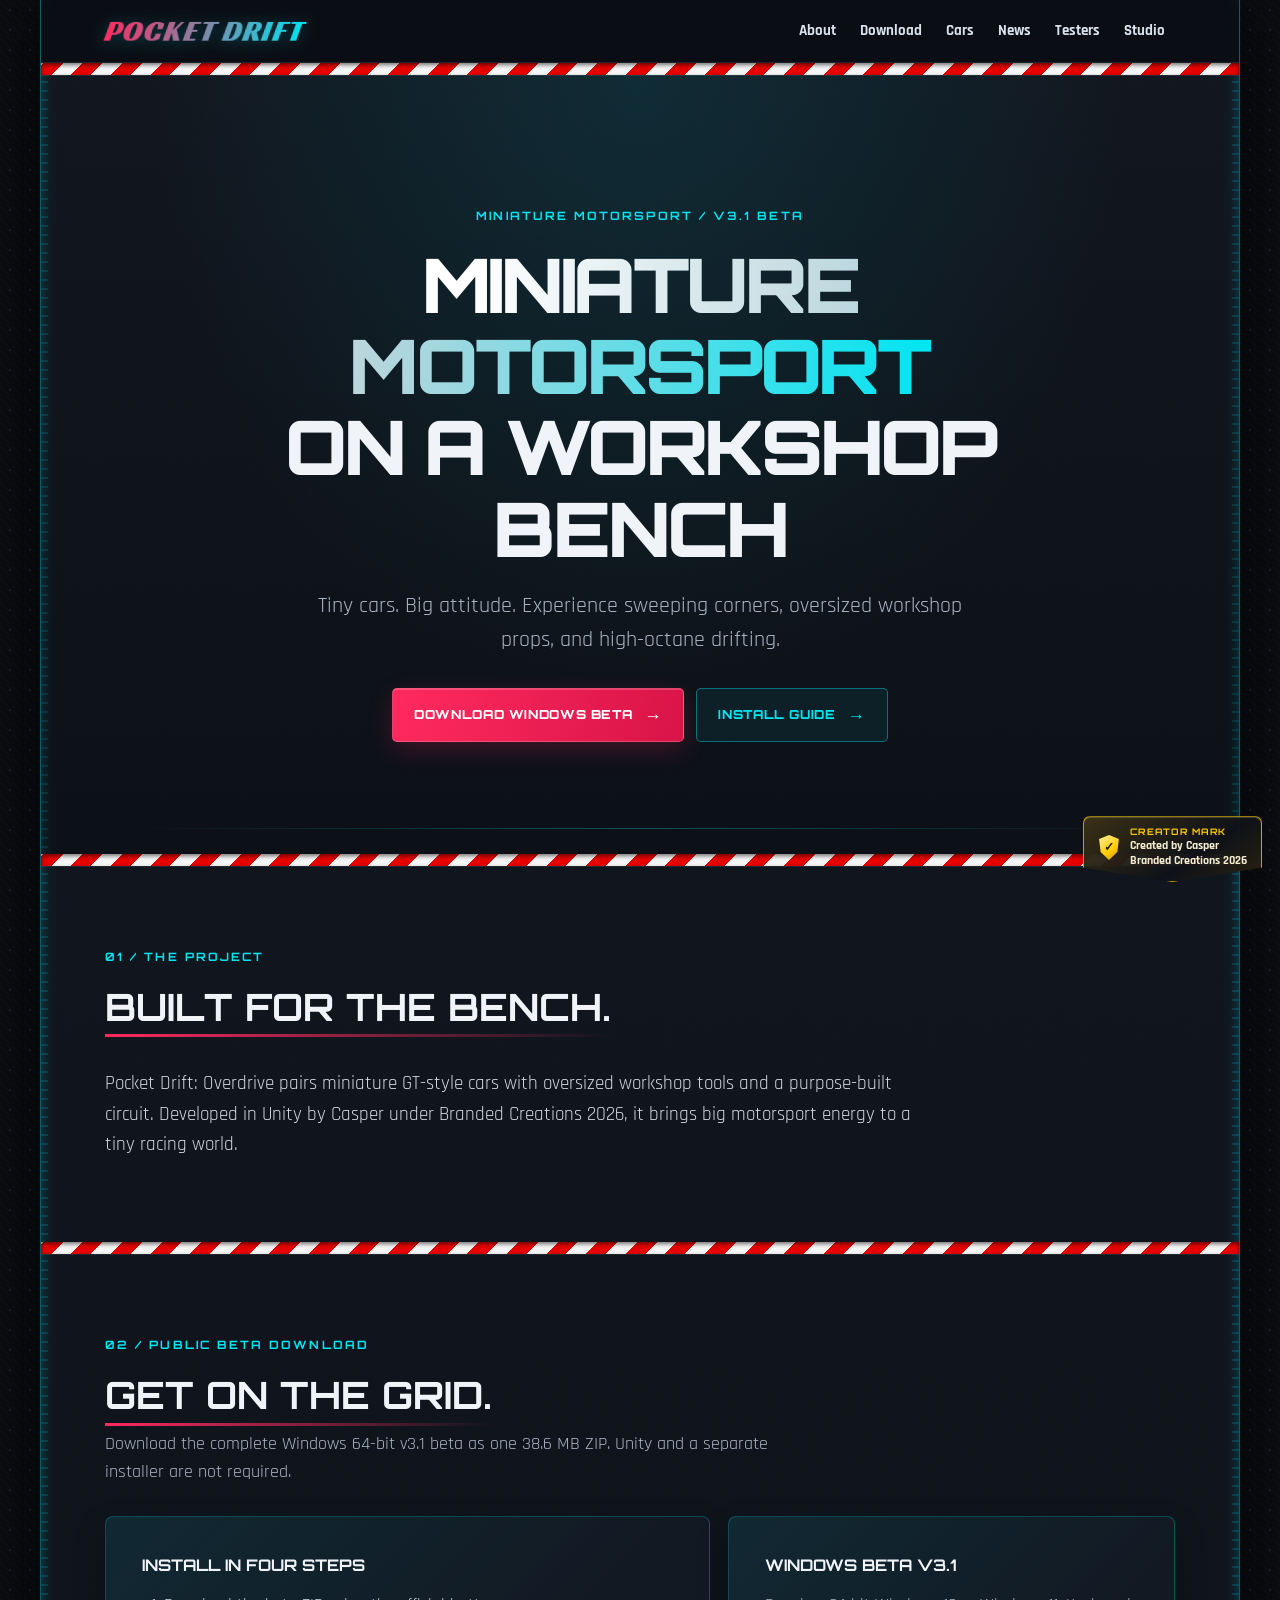
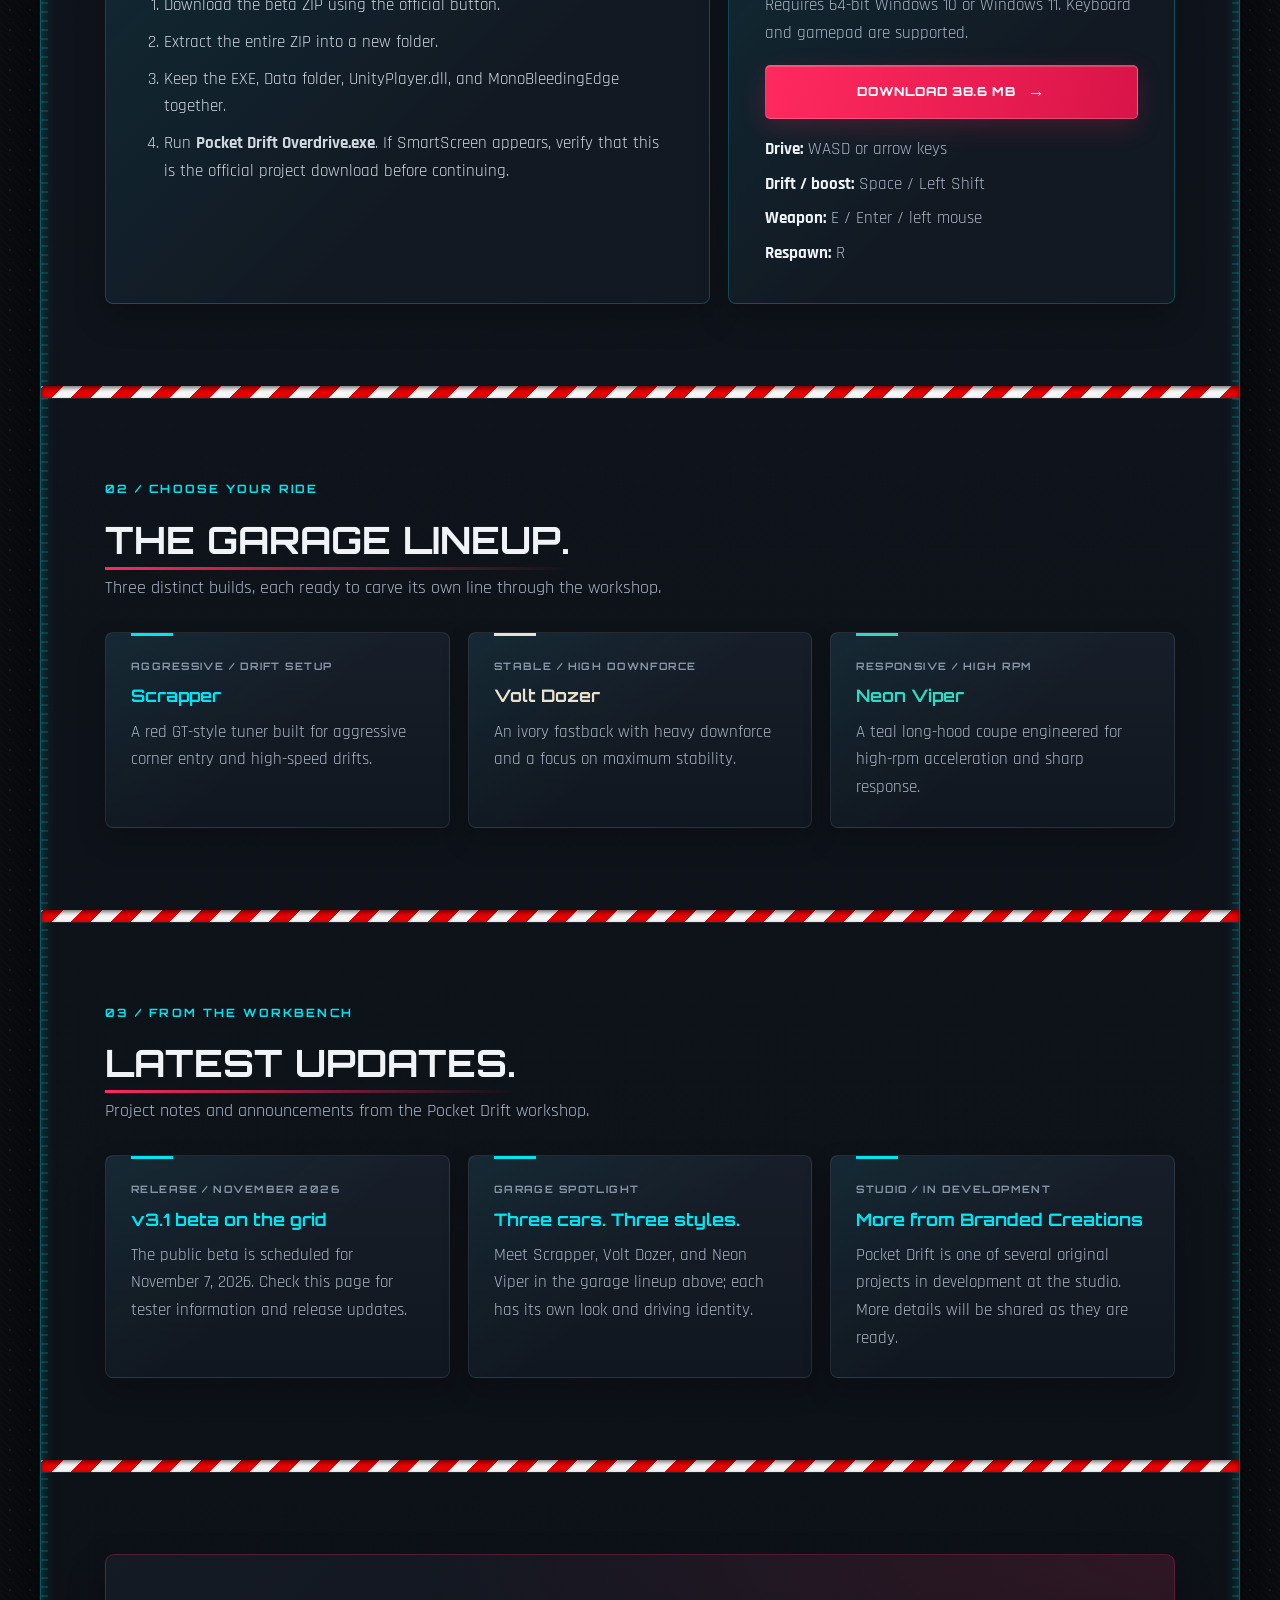
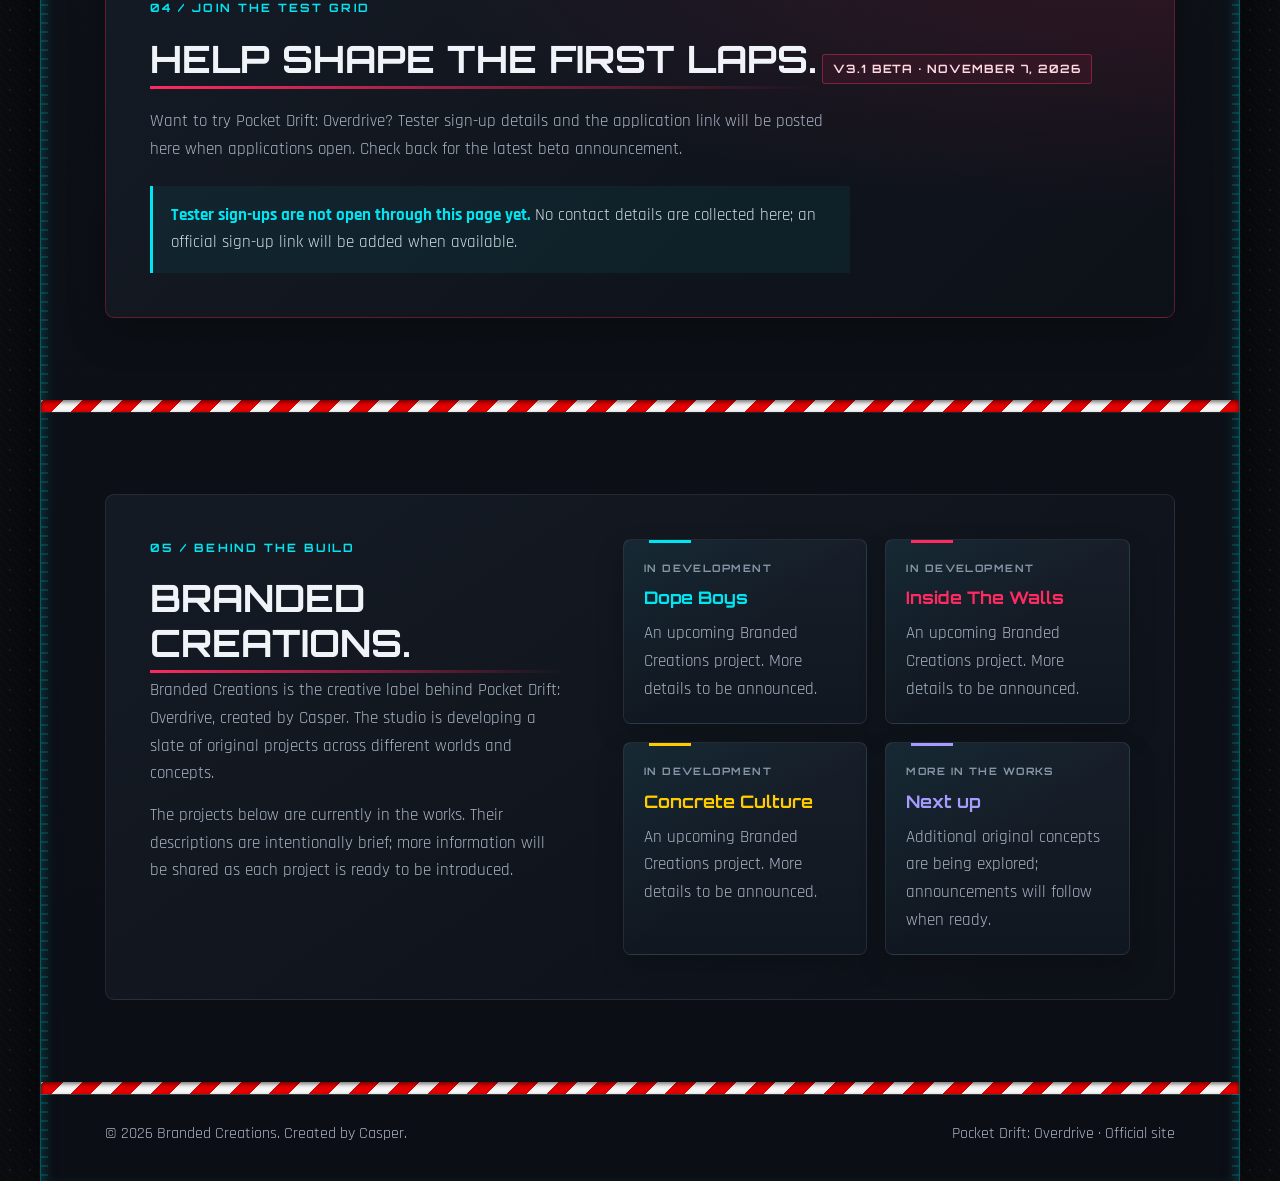
<file: index.html>
<!doctype html>
<html lang="en">
<head>
  <meta charset="utf-8">
  <meta name="viewport" content="width=device-width, initial-scale=1">
  <meta name="theme-color" content="#0a0c10">
  <meta name="description" content="Pocket Drift: Overdrive — miniature motorsport, a workshop-built garage, and the latest from Branded Creations.">
  <title>Pocket Drift: Overdrive | Official Site</title>
  <link rel="preconnect" href="https://fonts.googleapis.com">
  <link rel="preconnect" href="https://fonts.gstatic.com" crossorigin>
  <link href="https://fonts.googleapis.com/css2?family=Orbitron:wght@600;700;800;900&family=Rajdhani:wght@500;600;700&family=Racing+Sans+One&display=swap" rel="stylesheet">
  <style>
    :root {
      color-scheme: dark;
      --primary-red: #ff2a5f;
      --red-deep: #d91448;
      --accent-cyan: #00e5f2;
      --badge-gold: #ffcc00;
      --bg-dark: #0a0c10;
      --card-bg: #151b25;
      --text-main: #f0f4f8;
      --text-muted: #aab5c5;
      --page-gutter: clamp(20px, 5vw, 64px);
    }

    *, *::before, *::after { box-sizing: border-box; }
    html { scroll-behavior: smooth; }
    body {
      min-width: 320px;
      min-height: 100vh;
      margin: 0;
      color: var(--text-main);
      background-color: var(--bg-dark);
      background-image:
        radial-gradient(circle at 50% 0%, rgba(0,229,242,0.08), transparent 34rem),
        radial-gradient(#1a1f2c 1px, transparent 1px),
        repeating-linear-gradient(45deg, rgba(255,255,255,0.012) 0 2px, transparent 2px 6px);
      background-size: auto, 20px 20px, 12px 12px;
      font-family: 'Rajdhani', sans-serif;
      font-size: 1.08rem;
      line-height: 1.6;
    }
    a { color: inherit; }
    a:focus-visible { outline: 2px solid var(--accent-cyan); outline-offset: 4px; }

    .site-container {
      position: relative;
      isolation: isolate;
      width: min(1200px, 100%);
      min-height: 100vh;
      margin: 0 auto;
      overflow: clip;
      background: linear-gradient(180deg, rgba(18,24,33,0.98), rgba(11,14,20,0.99));
      border-inline: 1px solid rgba(0,229,242,0.34);
      box-shadow: 0 0 0 1px rgba(255,255,255,0.025), 0 0 54px rgba(0,0,0,0.78), inset 12px 0 22px -22px rgba(0,229,242,0.8), inset -12px 0 22px -22px rgba(0,229,242,0.8);
    }
    .site-container::before, .site-container::after {
      position: absolute;
      z-index: -1;
      top: 0;
      bottom: 0;
      width: 7px;
      content: '';
      pointer-events: none;
      opacity: 0.5;
      background: repeating-linear-gradient(180deg, rgba(0,229,242,0.3) 0 2px, transparent 2px 9px);
    }
    .site-container::before { left: 0; }
    .site-container::after { right: 0; }

    .racing-divider-curb {
      width: 100%;
      height: 12px;
      background: repeating-linear-gradient(-45deg, #e60000 0 14px, #f7f7f7 14px 28px);
      box-shadow: inset 0 2px 4px rgba(0,0,0,0.55), 0 1px 0 rgba(255,255,255,0.08);
    }
    .site-header {
      position: sticky;
      z-index: 20;
      top: 0;
      display: flex;
      align-items: center;
      justify-content: space-between;
      gap: 24px;
      padding: 14px var(--page-gutter);
      border-bottom: 1px solid rgba(255,255,255,0.09);
      background: rgba(10,13,19,0.9);
      backdrop-filter: blur(14px);
      -webkit-backdrop-filter: blur(14px);
    }
    .header-logo {
      flex: 0 0 auto;
      color: var(--text-main);
      font-family: 'Racing Sans One', sans-serif;
      font-size: clamp(1.25rem, 3vw, 1.8rem);
      line-height: 1;
      letter-spacing: 0.04em;
      text-decoration: none;
      text-transform: uppercase;
      transform: skewX(-9deg);
      background: linear-gradient(100deg, var(--primary-red), var(--accent-cyan));
      -webkit-background-clip: text;
      background-clip: text;
      -webkit-text-fill-color: transparent;
      filter: drop-shadow(0 2px 8px rgba(0,229,242,0.25));
    }
    nav { display: flex; flex-wrap: wrap; justify-content: flex-end; gap: 4px; }
    nav a {
      padding: 8px 10px;
      border-radius: 4px;
      color: #d9e1eb;
      font-size: 0.96rem;
      font-weight: 700;
      line-height: 1.2;
      text-decoration: none;
      transition: color 160ms ease, background-color 160ms ease;
    }
    nav a:hover, nav a:focus-visible { color: var(--accent-cyan); background: rgba(0,229,242,0.08); }

    .hero {
      position: relative;
      padding: clamp(76px, 12vw, 132px) var(--page-gutter) clamp(72px, 10vw, 112px);
      overflow: hidden;
      text-align: center;
      background: radial-gradient(ellipse at 50% 0%, rgba(0,229,242,0.1), transparent 58%), linear-gradient(180deg, rgba(0,0,0,0.02), rgba(0,0,0,0.24));
    }
    .hero::after {
      position: absolute;
      right: 8%;
      bottom: 25px;
      left: 8%;
      height: 1px;
      content: '';
      background: linear-gradient(90deg, transparent, rgba(0,229,242,0.32), transparent);
    }
    .eyebrow {
      margin: 0 0 18px;
      color: var(--accent-cyan);
      font-family: 'Orbitron', sans-serif;
      font-size: 0.72rem;
      font-weight: 700;
      letter-spacing: 0.18em;
      text-transform: uppercase;
    }
    .hero h1 {
      max-width: 1000px;
      margin: 0 auto 20px;
      font-family: 'Orbitron', sans-serif;
      font-size: clamp(2.2rem, 6.2vw, 4.7rem);
      font-weight: 900;
      line-height: 1.08;
      letter-spacing: -0.045em;
      text-wrap: balance;
      text-transform: uppercase;
    }
    .hero h1 span {
      color: transparent;
      background: linear-gradient(90deg, #fff 5%, #b8d5dc 45%, var(--accent-cyan));
      -webkit-background-clip: text;
      background-clip: text;
    }
    .hero-copy {
      max-width: 660px;
      margin: 0 auto 30px;
      color: var(--text-muted);
      font-size: clamp(1.15rem, 2.4vw, 1.35rem);
      text-wrap: pretty;
    }
    .cta-button {
      display: inline-flex;
      min-height: 50px;
      align-items: center;
      justify-content: center;
      gap: 12px;
      padding: 12px 21px;
      border: 1px solid rgba(255,255,255,0.2);
      border-radius: 5px;
      color: #fff;
      background: linear-gradient(105deg, var(--primary-red), var(--red-deep));
      box-shadow: 0 8px 26px rgba(255,42,95,0.2), inset 0 1px 0 rgba(255,255,255,0.18);
      font-family: 'Orbitron', sans-serif;
      font-size: 0.78rem;
      font-weight: 800;
      letter-spacing: 0.05em;
      text-decoration: none;
      text-transform: uppercase;
      transition: transform 180ms ease, box-shadow 180ms ease, filter 180ms ease;
    }
    .cta-button::after { content: '→'; font-size: 1.1rem; }
    .cta-button:hover { transform: translateY(-2px); filter: brightness(1.08); box-shadow: 0 12px 30px rgba(255,42,95,0.32); }
    .hero-actions { display: flex; flex-wrap: wrap; justify-content: center; gap: 12px; }
    .cta-button.secondary { color: var(--accent-cyan); background: rgba(0,229,242,0.07); border-color: rgba(0,229,242,0.42); box-shadow: none; }
    .cta-button.secondary:hover { box-shadow: 0 12px 30px rgba(0,229,242,0.13); }

    .content-section { padding: clamp(52px, 8vw, 82px) var(--page-gutter); scroll-margin-top: 85px; }
    .section-heading { margin-bottom: 28px; }
    .section-title {
      position: relative;
      display: inline-block;
      margin: 0 0 12px;
      font-family: 'Orbitron', sans-serif;
      font-size: clamp(1.55rem, 3.8vw, 2.35rem);
      line-height: 1.2;
      text-transform: uppercase;
    }
    .section-title::after {
      position: absolute;
      right: 0;
      bottom: -8px;
      left: 0;
      height: 3px;
      content: '';
      background: linear-gradient(90deg, var(--primary-red), transparent);
    }
    .section-intro { max-width: 700px; margin: 0; color: var(--text-muted); font-size: 1.1rem; }
    .project-copy { max-width: 830px; margin: 0; color: #d0d8e2; font-size: 1.18rem; }
    .download-grid { display: grid; grid-template-columns: 1.15fr 0.85fr; gap: 18px; margin-top: 30px; }
    .download-card { padding: clamp(24px, 4vw, 36px); border: 1px solid rgba(0,229,242,0.24); border-radius: 8px; background: linear-gradient(135deg, rgba(0,229,242,0.08), transparent 58%), #121923; box-shadow: 0 14px 32px rgba(0,0,0,0.24); }
    .download-card h3 { margin: 0 0 14px; font-family: 'Orbitron', sans-serif; font-size: 1rem; text-transform: uppercase; }
    .install-steps { margin: 0; padding-left: 22px; color: #d0d8e2; }
    .install-steps li + li { margin-top: 9px; }
    .download-meta { display: grid; align-content: start; gap: 17px; }
    .download-meta p { margin: 0; color: var(--text-muted); }
    .control-list { display: grid; gap: 7px; margin: 0; padding: 0; color: var(--text-muted); list-style: none; }
    .control-list strong { color: var(--text-main); }

    .garage-grid, .news-grid, .project-grid {
      display: grid;
      grid-template-columns: repeat(3, minmax(0, 1fr));
      gap: 18px;
      margin-top: 30px;
    }
    .car-card, .news-card, .project-card {
      position: relative;
      min-width: 0;
      padding: 25px;
      overflow: hidden;
      border: 1px solid rgba(255,255,255,0.085);
      border-radius: 8px;
      background: linear-gradient(140deg, rgba(0,229,242,0.055), transparent 52%), linear-gradient(180deg, #171e29, #111720);
      box-shadow: 0 12px 28px rgba(0,0,0,0.18);
      transition: transform 180ms ease, border-color 180ms ease, box-shadow 180ms ease;
    }
    .car-card::before, .news-card::before, .project-card::before {
      position: absolute;
      top: 0;
      left: 25px;
      width: 42px;
      height: 3px;
      content: '';
      background: var(--card-accent, var(--accent-cyan));
    }
    .car-card:hover, .news-card:hover, .project-card:hover {
      transform: translateY(-3px);
      border-color: rgba(0,229,242,0.4);
      box-shadow: 0 17px 32px rgba(0,0,0,0.28);
    }
    .car-card { min-height: 190px; }
    .car-card:nth-child(2) { --card-accent: #e9e3ce; }
    .car-card:nth-child(3) { --card-accent: #31d9c2; }
    .car-card h3, .news-card h3, .project-card h3 {
      margin: 0 0 10px;
      color: var(--card-accent, var(--accent-cyan));
      font-family: 'Orbitron', sans-serif;
      font-size: 1.08rem;
      line-height: 1.4;
    }
    .car-card p, .news-card p, .project-card p { margin: 0; color: var(--text-muted); }
    .card-label {
      display: block;
      margin-bottom: 10px;
      color: #8795a7;
      font-family: 'Orbitron', sans-serif;
      font-size: 0.64rem;
      font-weight: 700;
      letter-spacing: 0.14em;
      text-transform: uppercase;
    }
    .project-card { min-height: 160px; }
    .project-card:nth-child(2) { --card-accent: var(--primary-red); }
    .project-card:nth-child(3) { --card-accent: var(--badge-gold); }
    .project-card:nth-child(4) { --card-accent: #a69cff; }

    .beta-panel {
      padding: clamp(26px, 5vw, 44px);
      border: 1px solid rgba(255,42,95,0.3);
      border-radius: 9px;
      background: radial-gradient(ellipse at 100% 0%, rgba(255,42,95,0.14), transparent 50%), linear-gradient(135deg, rgba(21,27,37,0.98), rgba(13,17,24,0.98));
      box-shadow: 0 16px 38px rgba(0,0,0,0.24);
    }
    .beta-panel .section-title::after { background: linear-gradient(90deg, var(--primary-red), transparent); }
    .beta-panel-copy { max-width: 680px; margin: 6px 0 22px; color: var(--text-muted); }
    .beta-date {
      display: inline-block;
      margin: 0 0 18px;
      padding: 5px 10px;
      border: 1px solid rgba(255,42,95,0.42);
      border-radius: 3px;
      color: #ffd8e2;
      background: rgba(255,42,95,0.08);
      font-family: 'Orbitron', sans-serif;
      font-size: 0.72rem;
      font-weight: 700;
      letter-spacing: 0.08em;
      text-transform: uppercase;
    }
    .signup-note {
      max-width: 700px;
      margin: 0;
      padding: 16px 18px;
      border-left: 3px solid var(--accent-cyan);
      color: #d4dde7;
      background: rgba(0,229,242,0.055);
    }
    .signup-note strong { color: var(--accent-cyan); }

    .company-panel {
      display: grid;
      grid-template-columns: minmax(0, 0.9fr) minmax(0, 1.1fr);
      gap: clamp(26px, 5vw, 58px);
      align-items: start;
      padding: clamp(26px, 5vw, 44px);
      border: 1px solid rgba(255,255,255,0.09);
      border-radius: 9px;
      background: linear-gradient(145deg, rgba(21,27,37,0.98), rgba(13,17,24,0.98));
    }
    .company-copy { margin: 0; color: var(--text-muted); }
    .company-copy + .company-copy { margin-top: 14px; }
    .project-grid { grid-template-columns: repeat(2, minmax(0, 1fr)); margin-top: 0; }
    .project-grid .project-card { padding: 20px; }

    footer {
      display: flex;
      align-items: center;
      justify-content: space-between;
      flex-wrap: wrap;
      gap: 16px;
      padding: 26px var(--page-gutter) 34px;
      border-top: 1px solid rgba(255,255,255,0.1);
      color: var(--text-muted);
      font-size: 0.98rem;
    }
    footer p { margin: 0; }
    .creator-badge-fixed {
      position: fixed;
      z-index: 30;
      right: max(18px, env(safe-area-inset-right));
      bottom: max(18px, env(safe-area-inset-bottom));
      display: flex;
      align-items: center;
      gap: 10px;
      max-width: min(340px, calc(100vw - 32px));
      padding: 9px 14px 12px;
      border: 1px solid rgba(255,204,0,0.75);
      border-radius: 7px 7px 12px 12px;
      color: #f4edcf;
      background: linear-gradient(145deg, rgba(61,50,21,0.97), rgba(15,18,24,0.97) 62%, rgba(43,35,16,0.97));
      box-shadow: 0 5px 20px rgba(0,0,0,0.42), 0 0 18px rgba(255,204,0,0.12), inset 0 1px 0 rgba(255,255,220,0.18);
      clip-path: polygon(0 0, 100% 0, 100% 78%, 50% 100%, 0 78%);
      font-size: 0.74rem;
      font-weight: 700;
      line-height: 1.25;
    }
    .creator-badge-icon {
      display: grid;
      flex: 0 0 22px;
      width: 22px;
      height: 25px;
      place-items: center;
      color: #211a08;
      background: linear-gradient(145deg, #fff1a3, var(--badge-gold) 60%, #c99400);
      clip-path: polygon(50% 0, 95% 16%, 88% 68%, 50% 100%, 12% 68%, 5% 16%);
      font-size: 0.78rem;
      font-weight: 900;
    }
    .creator-badge-copy { display: grid; gap: 2px; }
    .creator-badge-label { color: var(--badge-gold); font-family: 'Orbitron', sans-serif; font-size: 0.56rem; letter-spacing: 0.14em; text-transform: uppercase; }

    @media (max-width: 820px) {
      .garage-grid, .news-grid { grid-template-columns: repeat(2, minmax(0, 1fr)); }
      .download-grid { grid-template-columns: 1fr; }
      .company-panel { grid-template-columns: 1fr; }
    }
    @media (max-width: 560px) {
      :root { --page-gutter: 22px; }
      .site-header { align-items: flex-start; flex-direction: column; gap: 12px; padding-block: 13px; }
      nav { justify-content: flex-start; width: 100%; gap: 2px; }
      nav a { padding: 7px 8px; font-size: 0.87rem; }
      .hero { padding-top: 72px; }
      .garage-grid, .news-grid, .project-grid { grid-template-columns: 1fr; }
      .car-card { min-height: auto; }
      .creator-badge-fixed { right: 10px; bottom: 10px; font-size: 0.67rem; }
      footer { padding-bottom: 88px; }
    }
    @media (prefers-reduced-motion: reduce) {
      html { scroll-behavior: auto; }
      *, *::before, *::after { transition-duration: 0.01ms !important; animation-duration: 0.01ms !important; }
    }
  </style>
</head>
<body>
  <div class="site-container">
    <header class="site-header">
      <a class="header-logo" href="#top" aria-label="Pocket Drift home">Pocket Drift</a>
      <nav aria-label="Main navigation">
        <a href="#about">About</a>
        <a href="#download">Download</a>
        <a href="#garage">Cars</a>
        <a href="#news">News</a>
        <a href="#signup">Testers</a>
        <a href="#company">Studio</a>
      </nav>
    </header>

    <main id="top">
      <div class="racing-divider-curb" aria-hidden="true"></div>
      <section class="hero" aria-labelledby="hero-title">
        <p class="eyebrow">Miniature motorsport / v3.1 beta</p>
        <h1 id="hero-title"><span>Miniature Motorsport</span><br>On A Workshop Bench</h1>
        <p class="hero-copy">Tiny cars. Big attitude. Experience sweeping corners, oversized workshop props, and high-octane drifting.</p>
        <div class="hero-actions">
          <a href="Releases/Pocket-Drift-Overdrive-v3.1-Beta-Windows.zip" class="cta-button" download>Download Windows beta</a>
          <a href="#download" class="cta-button secondary">Install guide</a>
        </div>
      </section>

      <div class="racing-divider-curb" aria-hidden="true"></div>
      <section id="about" class="content-section" aria-labelledby="about-title">
        <div class="section-heading">
          <p class="eyebrow">01 / The project</p>
          <h2 class="section-title" id="about-title">Built for the bench.</h2>
        </div>
        <p class="project-copy">Pocket Drift: Overdrive pairs miniature GT-style cars with oversized workshop tools and a purpose-built circuit. Developed in Unity by Casper under Branded Creations 2026, it brings big motorsport energy to a tiny racing world.</p>
      </section>

      <div class="racing-divider-curb" aria-hidden="true"></div>
      <section id="download" class="content-section" aria-labelledby="download-title">
        <div class="section-heading">
          <p class="eyebrow">02 / Public beta download</p>
          <h2 class="section-title" id="download-title">Get on the grid.</h2>
          <p class="section-intro">Download the complete Windows 64-bit v3.1 beta as one 38.6 MB ZIP. Unity and a separate installer are not required.</p>
        </div>
        <div class="download-grid">
          <div class="download-card">
            <h3>Install in four steps</h3>
            <ol class="install-steps">
              <li>Download the beta ZIP using the official button.</li>
              <li>Extract the entire ZIP into a new folder.</li>
              <li>Keep the EXE, Data folder, UnityPlayer.dll, and MonoBleedingEdge together.</li>
              <li>Run <strong>Pocket Drift Overdrive.exe</strong>. If SmartScreen appears, verify that this is the official project download before continuing.</li>
            </ol>
          </div>
          <aside class="download-card download-meta">
            <div>
              <h3>Windows beta v3.1</h3>
              <p>Requires 64-bit Windows 10 or Windows 11. Keyboard and gamepad are supported.</p>
            </div>
            <a href="Releases/Pocket-Drift-Overdrive-v3.1-Beta-Windows.zip" class="cta-button" download>Download 38.6 MB</a>
            <ul class="control-list">
              <li><strong>Drive:</strong> WASD or arrow keys</li>
              <li><strong>Drift / boost:</strong> Space / Left Shift</li>
              <li><strong>Weapon:</strong> E / Enter / left mouse</li>
              <li><strong>Respawn:</strong> R</li>
            </ul>
          </aside>
        </div>
      </section>

      <div class="racing-divider-curb" aria-hidden="true"></div>
      <section id="garage" class="content-section" aria-labelledby="garage-title">
        <div class="section-heading">
          <p class="eyebrow">02 / Choose your ride</p>
          <h2 class="section-title" id="garage-title">The garage lineup.</h2>
          <p class="section-intro">Three distinct builds, each ready to carve its own line through the workshop.</p>
        </div>
        <div class="garage-grid">
          <article class="car-card">
            <span class="card-label">Aggressive / Drift setup</span>
            <h3>Scrapper</h3>
            <p>A red GT-style tuner built for aggressive corner entry and high-speed drifts.</p>
          </article>
          <article class="car-card">
            <span class="card-label">Stable / High downforce</span>
            <h3>Volt Dozer</h3>
            <p>An ivory fastback with heavy downforce and a focus on maximum stability.</p>
          </article>
          <article class="car-card">
            <span class="card-label">Responsive / High rpm</span>
            <h3>Neon Viper</h3>
            <p>A teal long-hood coupe engineered for high-rpm acceleration and sharp response.</p>
          </article>
        </div>
      </section>

      <div class="racing-divider-curb" aria-hidden="true"></div>
      <section id="news" class="content-section" aria-labelledby="news-title">
        <div class="section-heading">
          <p class="eyebrow">03 / From the workbench</p>
          <h2 class="section-title" id="news-title">Latest updates.</h2>
          <p class="section-intro">Project notes and announcements from the Pocket Drift workshop.</p>
        </div>
        <div class="news-grid">
          <article class="news-card">
            <span class="card-label">Release / November 2026</span>
            <h3>v3.1 beta on the grid</h3>
            <p>The public beta is scheduled for November 7, 2026. Check this page for tester information and release updates.</p>
          </article>
          <article class="news-card">
            <span class="card-label">Garage spotlight</span>
            <h3>Three cars. Three styles.</h3>
            <p>Meet Scrapper, Volt Dozer, and Neon Viper in the garage lineup above; each has its own look and driving identity.</p>
          </article>
          <article class="news-card">
            <span class="card-label">Studio / In development</span>
            <h3>More from Branded Creations</h3>
            <p>Pocket Drift is one of several original projects in development at the studio. More details will be shared as they are ready.</p>
          </article>
        </div>
      </section>

      <div class="racing-divider-curb" aria-hidden="true"></div>
      <section id="signup" class="content-section" aria-labelledby="signup-title">
        <div class="beta-panel">
          <p class="eyebrow">04 / Join the test grid</p>
          <h2 class="section-title" id="signup-title">Help shape the first laps.</h2>
          <p class="beta-date">v3.1 Beta · November 7, 2026</p>
          <p class="beta-panel-copy">Want to try Pocket Drift: Overdrive? Tester sign-up details and the application link will be posted here when applications open. Check back for the latest beta announcement.</p>
          <p class="signup-note"><strong>Tester sign-ups are not open through this page yet.</strong> No contact details are collected here; an official sign-up link will be added when available.</p>
        </div>
      </section>

      <div class="racing-divider-curb" aria-hidden="true"></div>
      <section id="company" class="content-section" aria-labelledby="company-title">
        <div class="company-panel">
          <div>
            <p class="eyebrow">05 / Behind the build</p>
            <h2 class="section-title" id="company-title">Branded Creations.</h2>
            <p class="company-copy">Branded Creations is the creative label behind Pocket Drift: Overdrive, created by Casper. The studio is developing a slate of original projects across different worlds and concepts.</p>
            <p class="company-copy">The projects below are currently in the works. Their descriptions are intentionally brief; more information will be shared as each project is ready to be introduced.</p>
          </div>
          <div class="project-grid" aria-label="Projects in development">
            <article class="project-card">
              <span class="card-label">In development</span>
              <h3>Dope Boys</h3>
              <p>An upcoming Branded Creations project. More details to be announced.</p>
            </article>
            <article class="project-card">
              <span class="card-label">In development</span>
              <h3>Inside The Walls</h3>
              <p>An upcoming Branded Creations project. More details to be announced.</p>
            </article>
            <article class="project-card">
              <span class="card-label">In development</span>
              <h3>Concrete Culture</h3>
              <p>An upcoming Branded Creations project. More details to be announced.</p>
            </article>
            <article class="project-card">
              <span class="card-label">More in the works</span>
              <h3>Next up</h3>
              <p>Additional original concepts are being explored; announcements will follow when ready.</p>
            </article>
          </div>
        </div>
      </section>
    </main>

    <div class="racing-divider-curb" aria-hidden="true"></div>
    <footer>
      <p>&copy; 2026 Branded Creations. Created by Casper.</p>
      <p>Pocket Drift: Overdrive · Official site</p>
    </footer>
  </div>

  <aside class="creator-badge-fixed" aria-label="Created by Casper, Branded Creations 2026">
    <span class="creator-badge-icon" aria-hidden="true">✓</span>
    <span class="creator-badge-copy">
      <span class="creator-badge-label">Creator mark</span>
      <span>Created by Casper<br>Branded Creations 2026</span>
    </span>
  </aside>
</body>
</html>
</file>
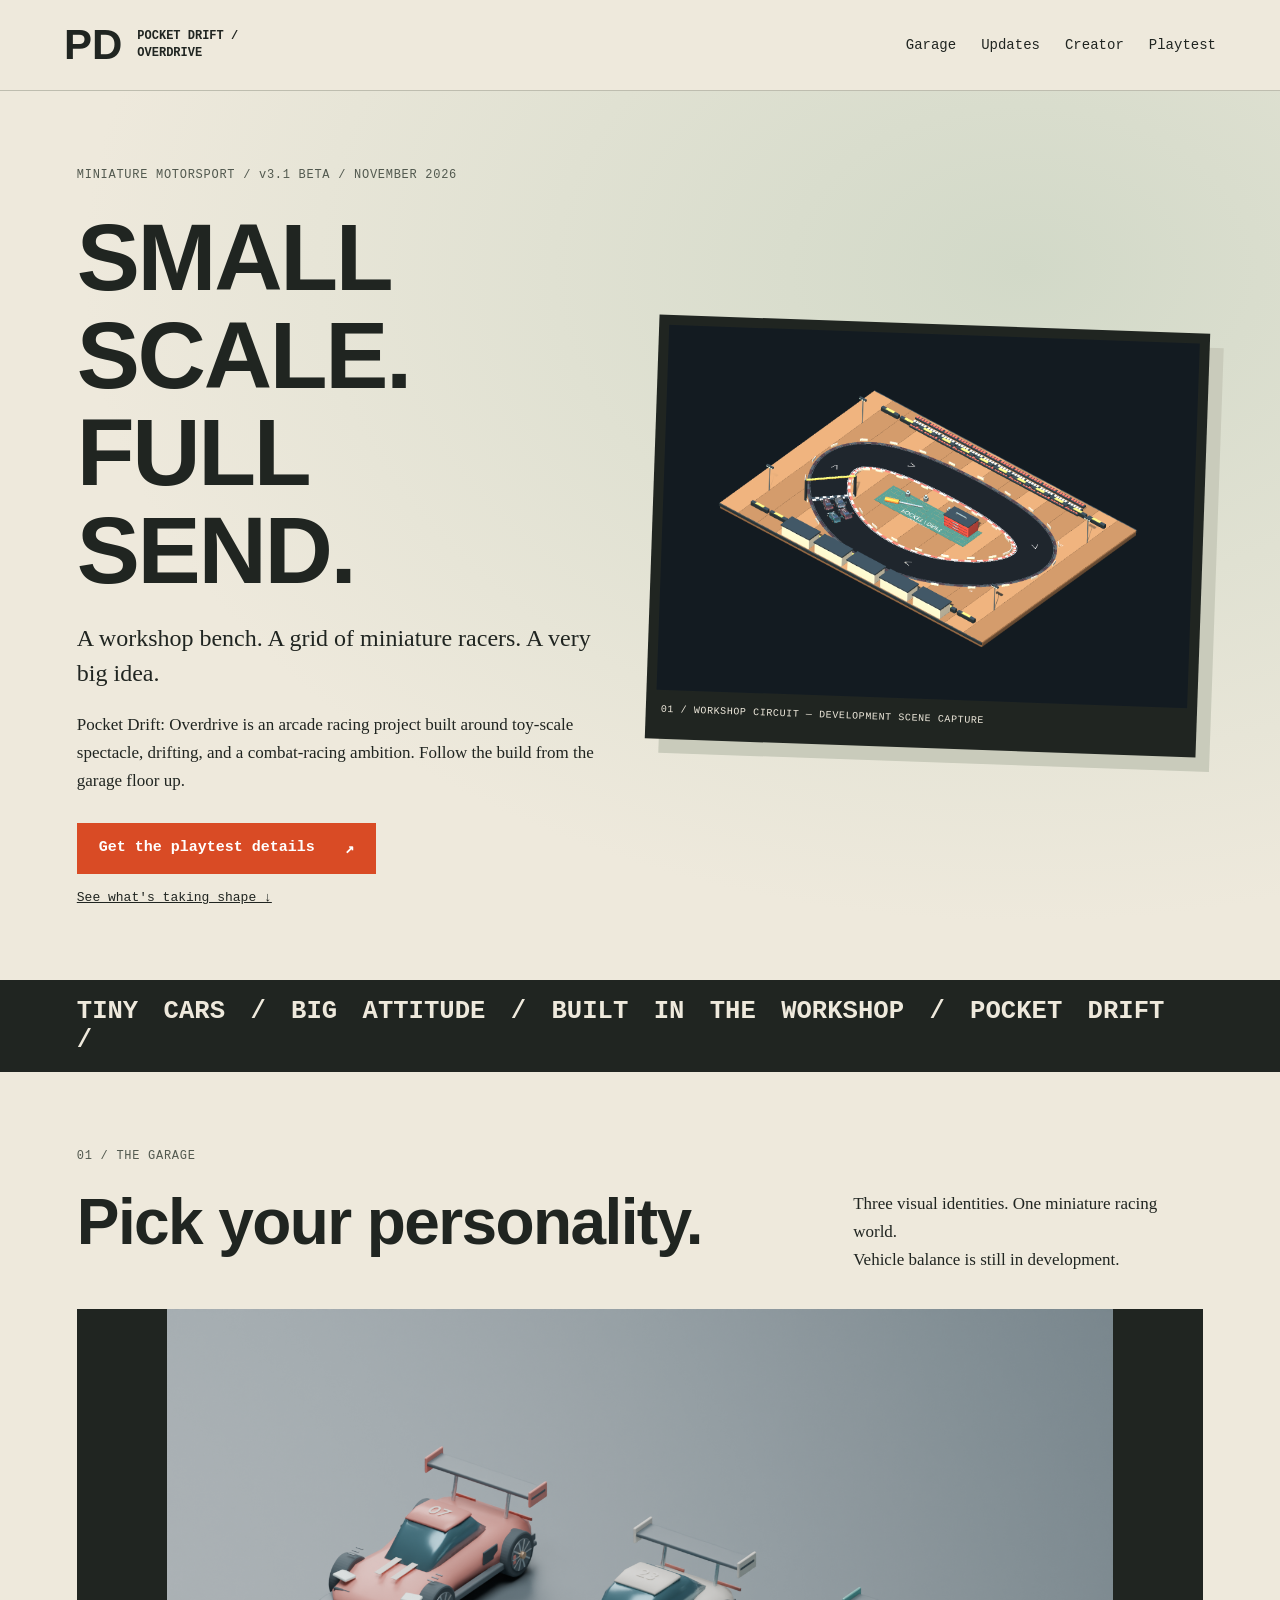
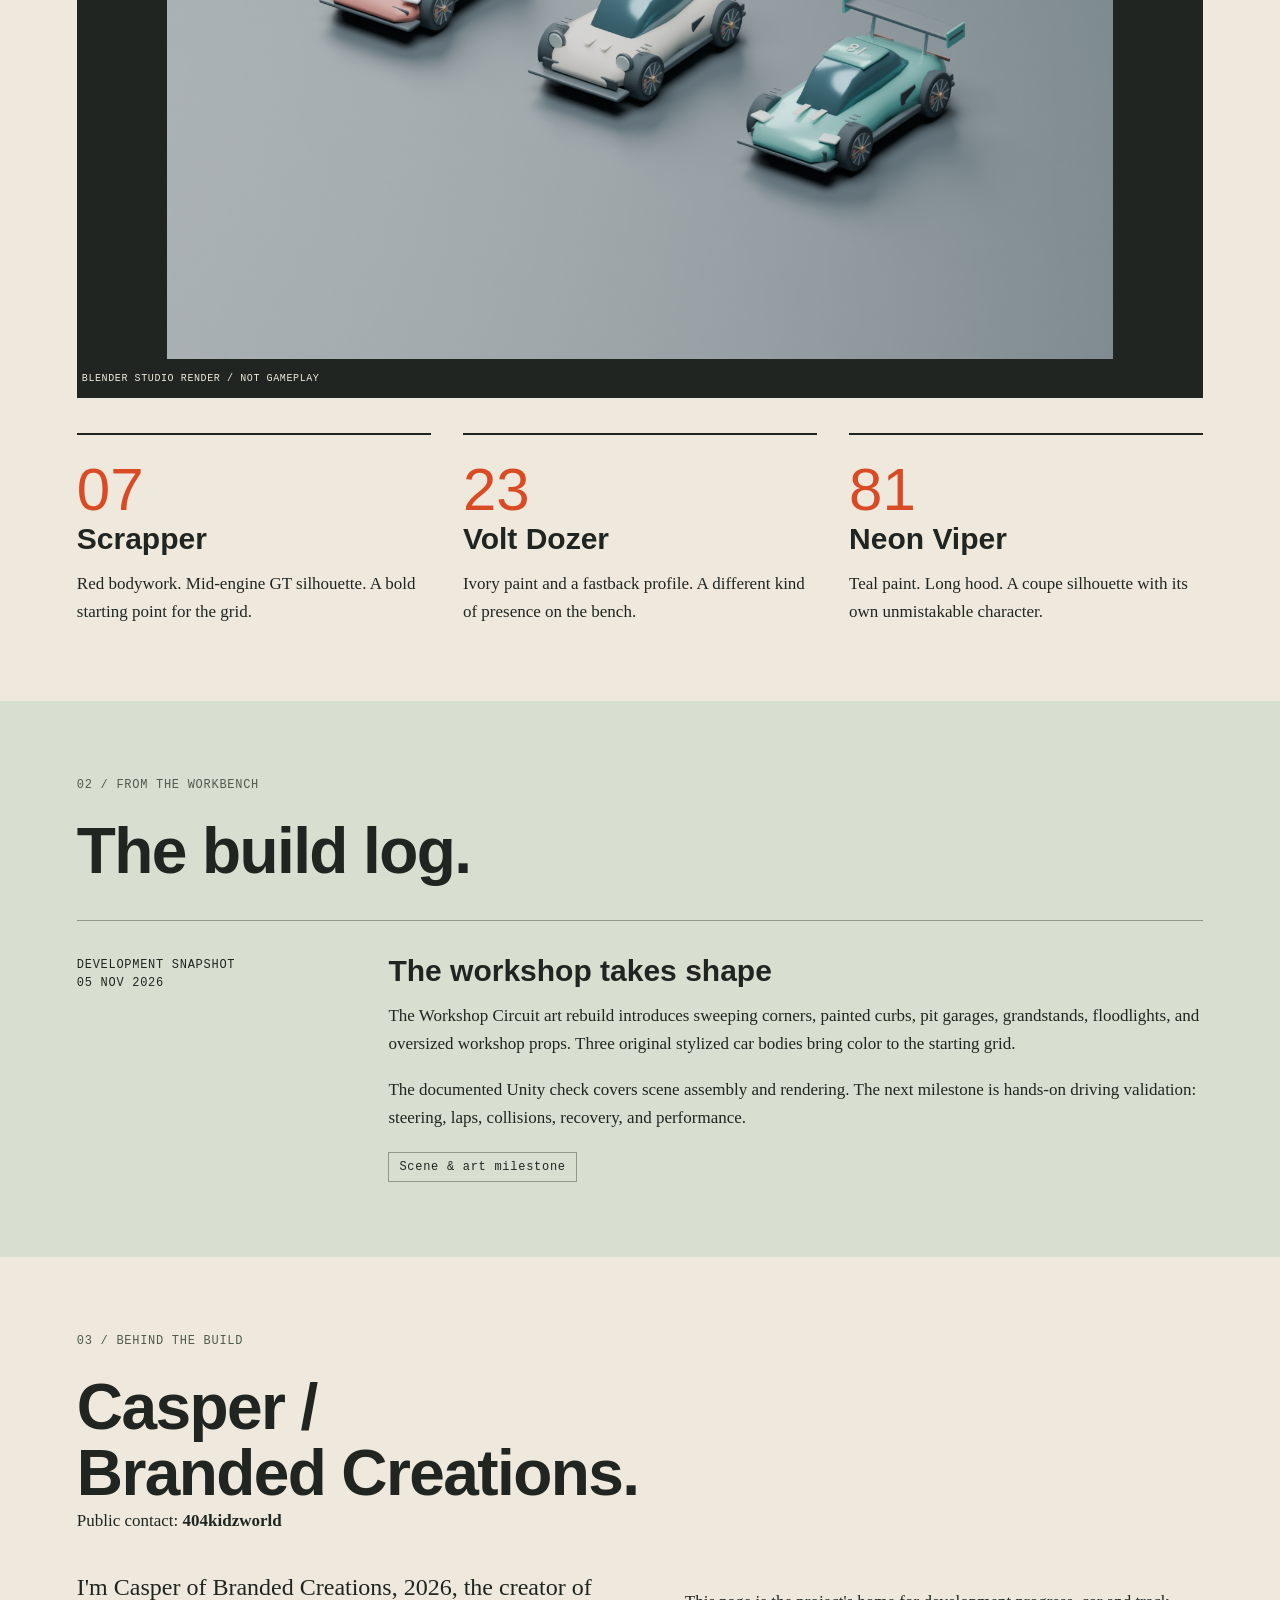
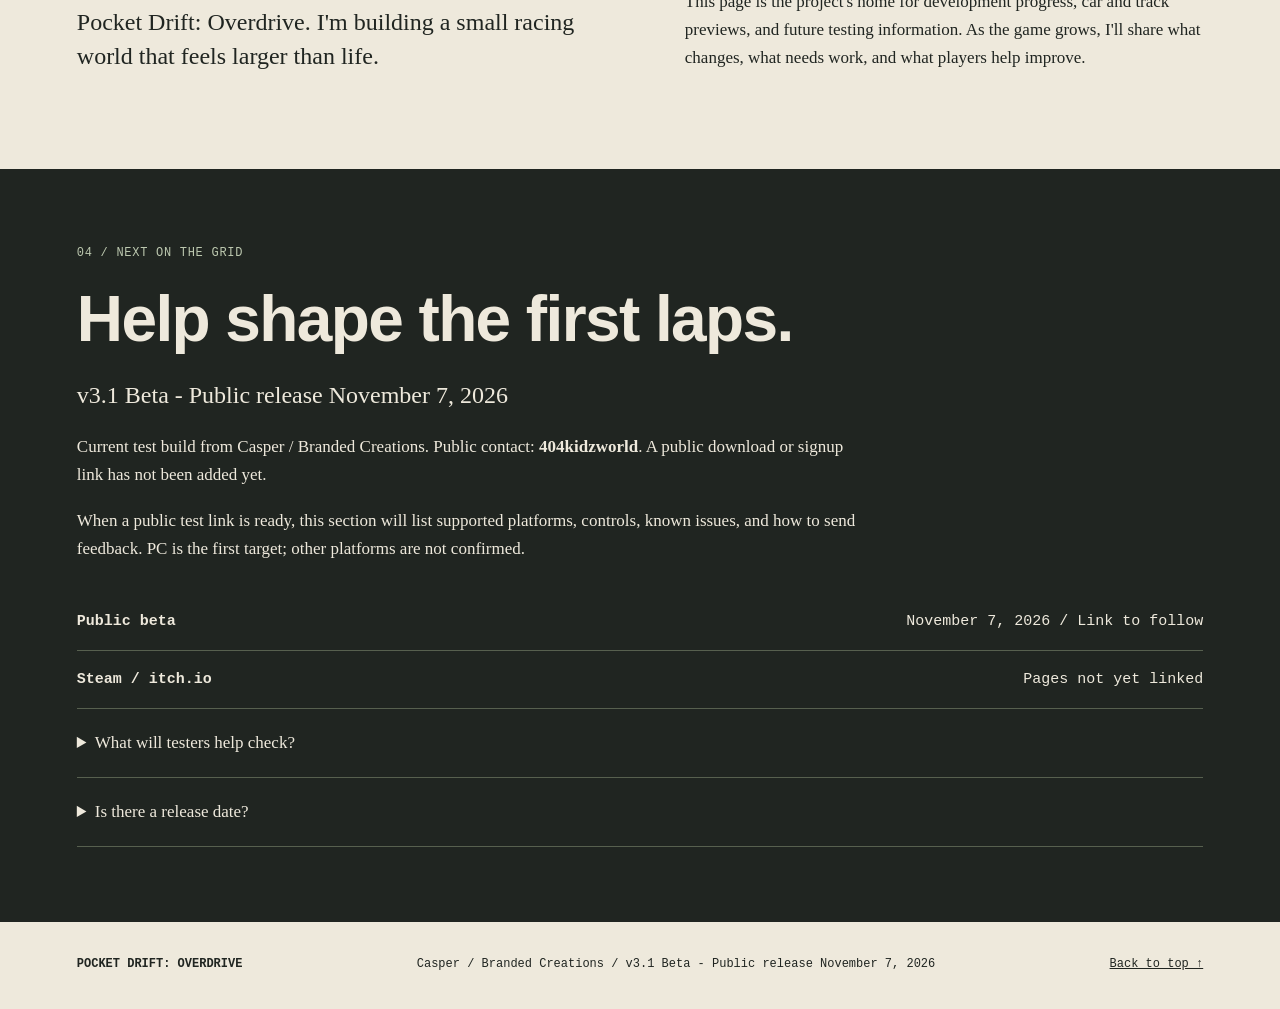
<file: website/index.html>
<!doctype html>
<html lang="en"><head><meta charset="utf-8"><meta name="viewport" content="width=device-width, initial-scale=1"><meta name="description" content="Pocket Drift: Overdrive. Miniature motorsport on a workshop bench. Follow development, meet the cars, and check future playtest availability."><title>Pocket Drift: Overdrive | Tiny cars. Big attitude.</title><link rel="stylesheet" href="style.css"></head>
<body><a class="skip" href="#main">Skip to content</a><header><a class="brand" href="#">PD<span>POCKET DRIFT / OVERDRIVE</span></a><nav aria-label="Main navigation"><a href="#garage">Garage</a><a href="#updates">Updates</a><a href="#creator">Creator</a><a href="#beta">Playtest</a></nav></header>
<main id="main"><section class="hero"><div class="hero-copy"><p class="eyebrow">MINIATURE MOTORSPORT / v3.1 BETA / NOVEMBER 2026</p><h1>SMALL SCALE.<br>FULL SEND.</h1><p class="intro">A workshop bench. A grid of miniature racers. A very big idea.</p><p>Pocket Drift: Overdrive is an arcade racing project built around toy-scale spectacle, drifting, and a combat-racing ambition. Follow the build from the garage floor up.</p><a class="button" href="#beta">Get the playtest details <span aria-hidden="true">↗</span></a><a class="text-link" href="#updates">See what's taking shape ↓</a></div><figure><img src="assets/circuit.png" alt="In-engine overview of the Pocket Drift workshop racing circuit"><figcaption>01 / WORKSHOP CIRCUIT — DEVELOPMENT SCENE CAPTURE</figcaption></figure></section>
<div class="ticker" aria-hidden="true">TINY CARS / BIG ATTITUDE / BUILT IN THE WORKSHOP / POCKET DRIFT /</div>
<section id="garage"><p class="eyebrow">01 / THE GARAGE</p><div class="section-title"><h2>Pick your personality.</h2><p>Three visual identities. One miniature racing world.<br>Vehicle balance is still in development.</p></div><figure class="cars"><img src="assets/cars.png" loading="lazy" alt="Studio render of three Pocket Drift miniature GT cars"><figcaption>BLENDER STUDIO RENDER / NOT GAMEPLAY</figcaption></figure><div class="grid"><article><span class="number">07</span><h3>Scrapper</h3><p>Red bodywork. Mid-engine GT silhouette. A bold starting point for the grid.</p></article><article><span class="number">23</span><h3>Volt Dozer</h3><p>Ivory paint and a fastback profile. A different kind of presence on the bench.</p></article><article><span class="number">81</span><h3>Neon Viper</h3><p>Teal paint. Long hood. A coupe silhouette with its own unmistakable character.</p></article></div></section>
<section id="updates" class="updates"><p class="eyebrow">02 / FROM THE WORKBENCH</p><h2>The build log.</h2><article class="log"><p class="stamp">DEVELOPMENT SNAPSHOT<br>05 NOV 2026</p><div><h3>The workshop takes shape</h3><p>The Workshop Circuit art rebuild introduces sweeping corners, painted curbs, pit garages, grandstands, floodlights, and oversized workshop props. Three original stylized car bodies bring color to the starting grid.</p><p>The documented Unity check covers scene assembly and rendering. The next milestone is hands-on driving validation: steering, laps, collisions, recovery, and performance.</p><span class="tag">Scene & art milestone</span></div></article></section>
<section id="creator"><p class="eyebrow">03 / BEHIND THE BUILD</p><h2>Casper /<br>Branded Creations.</h2><p>Public contact: <strong>404kidzworld</strong></p><div class="two-col"><p class="intro">I'm Casper of Branded Creations, 2026, the creator of Pocket Drift: Overdrive. I'm building a small racing world that feels larger than life.</p><p>This page is the project's home for development progress, car and track previews, and future testing information. As the game grows, I'll share what changes, what needs work, and what players help improve.</p></div></section>
<section id="beta" class="beta"><p class="eyebrow">04 / NEXT ON THE GRID</p><h2>Help shape the first laps.</h2><p class="intro">v3.1 Beta - Public release November 7, 2026</p><p>Current test build from Casper / Branded Creations. Public contact: <strong>404kidzworld</strong>. A public download or signup link has not been added yet.</p><p>When a public test link is ready, this section will list supported platforms, controls, known issues, and how to send feedback. PC is the first target; other platforms are not confirmed.</p><div class="status"><strong>Public beta</strong><span>November 7, 2026 / Link to follow</span></div><div class="status"><strong>Steam / itch.io</strong><span>Pages not yet linked</span></div><details><summary>What will testers help check?</summary><p>Steering and drift feel, completing a race, collision and recovery behavior, readability, and performance. Future testing instructions will identify which features are ready in each build.</p></details><details><summary>Is there a release date?</summary><p>The v3.1 Beta public release is scheduled for November 7, 2026. A final game release date has not been announced. Development updates will appear here as milestones are verified.</p></details></section></main><footer><strong>POCKET DRIFT: OVERDRIVE</strong><p>Casper / Branded Creations / v3.1 Beta - Public release November 7, 2026</p><a href="#main">Back to top ↑</a></footer></body></html>
</file>
<file: website/style.css>
:root{--paper:#eee9dc;--ink:#202521;--orange:#d94b25;--muted:#52594f;--line:#bebdaf}*{box-sizing:border-box}html{scroll-behavior:smooth;scroll-padding-top:30px}body{margin:0;background:var(--paper);color:var(--ink);font:17px/1.65 Georgia,serif}a{color:inherit}header{padding:24px 5vw;display:flex;align-items:center;justify-content:space-between;border-bottom:1px solid var(--line)}.brand{text-decoration:none;font:bold 42px/1 Impact,'Arial Narrow',sans-serif;display:flex;align-items:center;gap:15px}.brand span{max-width:135px;font:700 12px/1.4 monospace}nav{display:flex;gap:25px;font:14px monospace}nav a{text-decoration:none}main>section{padding:75px 6vw}h1,h2,h3,p,figure{margin:0}p+p{margin-top:18px}h1,h2,h3{font-family:Impact,'Arial Narrow',sans-serif;font-weight:900;line-height:1.03}h1{font-size:clamp(58px,7.4vw,115px);letter-spacing:-.025em;margin:22px 0}h2{font-size:clamp(38px,5vw,72px);letter-spacing:-.025em}h3{font-size:30px;margin-bottom:15px}.eyebrow,figcaption,.stamp,.tag{font:12px/1.5 monospace;letter-spacing:.06em}.eyebrow{margin-bottom:25px;color:var(--muted)}.hero{display:grid;grid-template-columns:1fr 1.05fr;gap:4vw;align-items:center;background:radial-gradient(ellipse at 80% 20%,#d2d9c8,transparent 65%)}.intro{font-size:24px;line-height:1.45;margin-bottom:20px}.hero figure{transform:rotate(2deg);background:var(--ink);padding:10px;color:var(--paper);box-shadow:14px 14px 0 #c9cbbb}img{display:block;width:100%;height:auto}figcaption{padding:12px 5px;font-size:10px}.button{display:inline-flex;gap:30px;background:var(--orange);color:#fff;padding:16px 22px;margin-top:28px;text-decoration:none;font:bold 15px monospace}.text-link{display:block;margin-top:16px;font:13px monospace}.ticker{background:var(--ink);color:var(--paper);padding:17px 6vw;font:bold clamp(15px,2vw,28px) monospace;word-spacing:10px}.section-title{display:flex;justify-content:space-between;gap:30px;margin-bottom:35px}.section-title p{max-width:350px}.cars{background:#202521;color:var(--paper)}.cars img{max-height:650px;object-fit:contain}.grid{display:grid;grid-template-columns:repeat(3,1fr);gap:32px;margin-top:35px}.grid article{border-top:2px solid var(--ink);padding-top:20px}.number{font:60px Impact,sans-serif;color:var(--orange)}.updates{background:#d9dfd0}.log{display:grid;grid-template-columns:1fr 3fr;gap:40px;border-top:1px solid #919a89;margin-top:35px;padding-top:35px}.tag{display:inline-block;border:1px solid #919a89;padding:5px 10px;margin-top:20px}.two-col{display:grid;grid-template-columns:1fr 1fr;gap:7vw;margin-top:35px}.beta{background:var(--ink);color:var(--paper)}.beta .eyebrow{color:#bcc8af}.beta h2{margin-bottom:25px}.beta>p{max-width:780px}.status{display:flex;justify-content:space-between;border-bottom:1px solid #57604f;padding:20px 0;gap:20px;font:15px monospace}.status:first-of-type{margin-top:30px}details{padding:20px 0;border-bottom:1px solid #57604f}summary{cursor:pointer}details p{padding-top:18px;max-width:750px}footer{padding:35px 6vw;display:flex;justify-content:space-between;gap:20px;font:12px monospace}.skip{position:absolute;left:10px;top:-100px;background:white;padding:10px;z-index:2}.skip:focus{top:10px}a:focus-visible,summary:focus-visible{outline:3px solid var(--orange);outline-offset:5px}@media(max-width:760px){header{align-items:flex-start;gap:20px;flex-direction:column}nav{flex-wrap:wrap;gap:20px}.hero{grid-template-columns:1fr;gap:40px}.hero figure{transform:none}.section-title,.two-col{display:block}.section-title p,.two-col p+p{margin-top:25px}.grid{grid-template-columns:1fr}.log{grid-template-columns:1fr;gap:20px}main>section{padding:48px 6vw}footer{flex-direction:column}.status{font-size:12px}}@media(prefers-reduced-motion:reduce){html{scroll-behavior:auto}}
</file>
